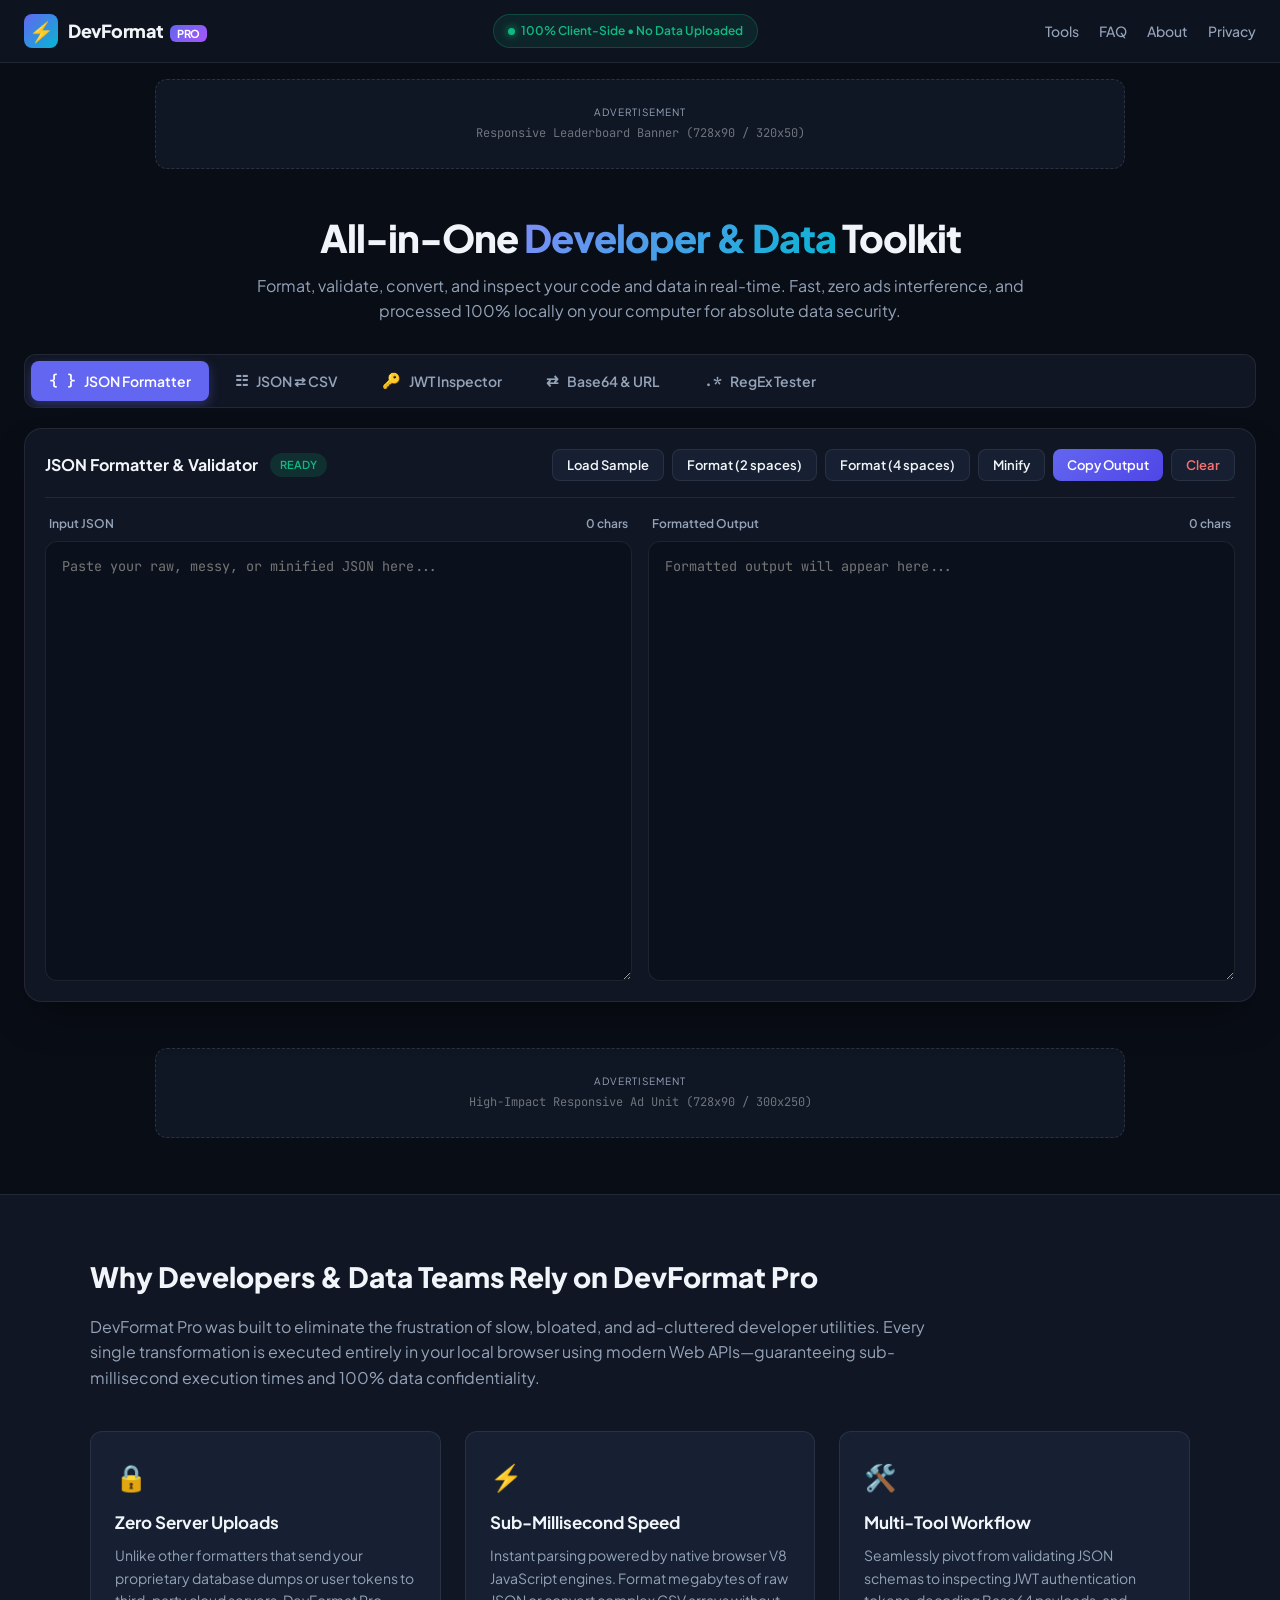
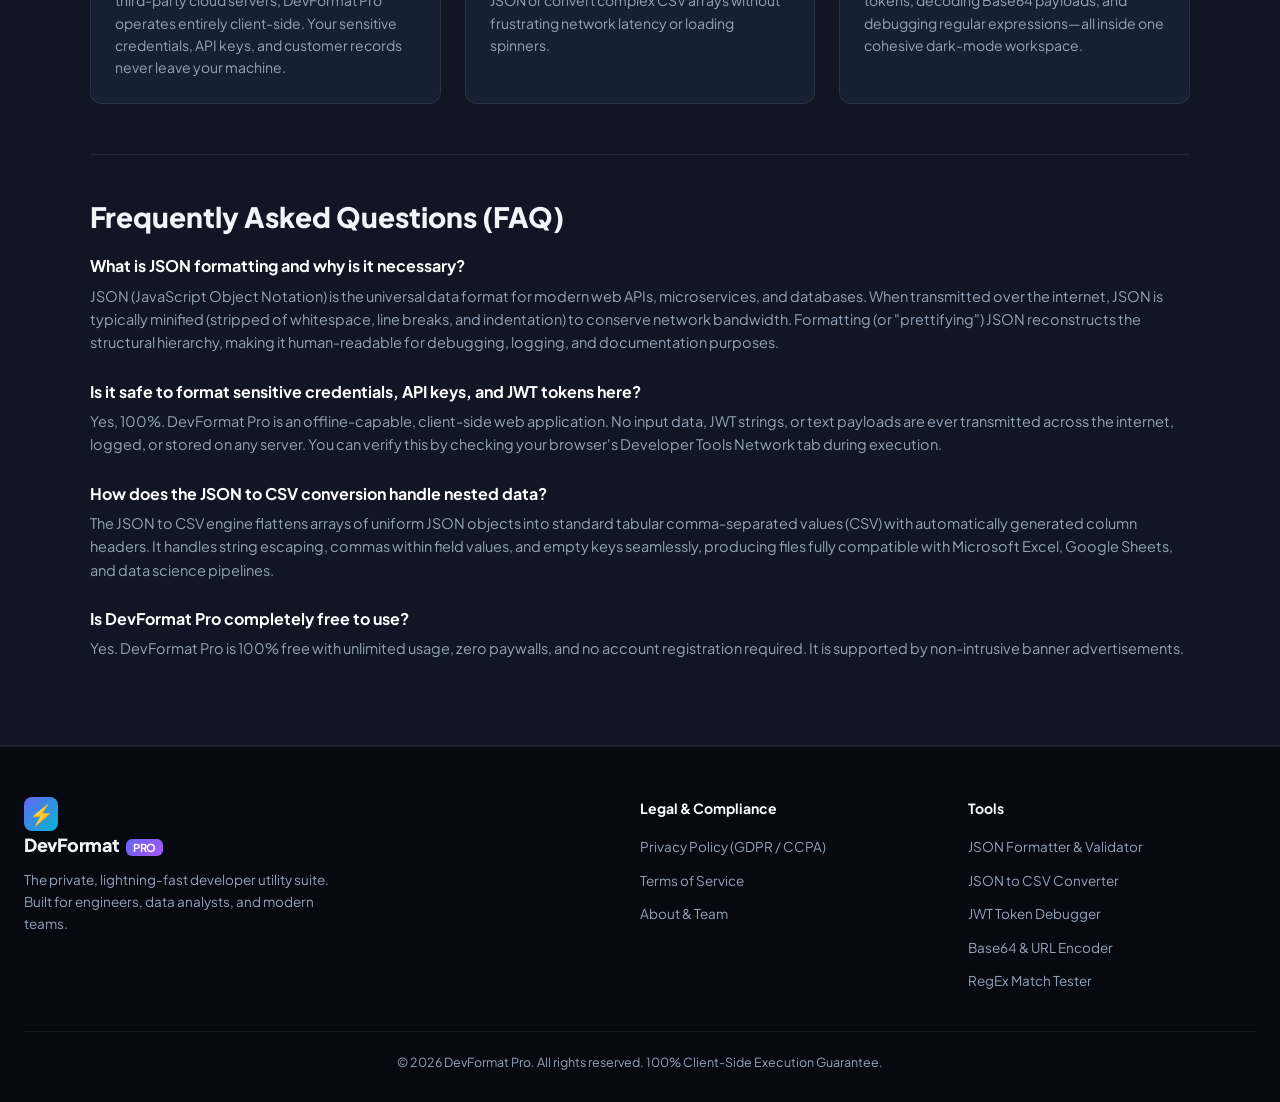
<file: index.html>
<!DOCTYPE html>
<html lang="en">
<head>
  <meta charset="UTF-8">
  <meta name="viewport" content="width=device-width, initial-scale=1.0">
  <title>DevFormat Pro | Free JSON Formatter, CSV Converter & Developer Utility Suite</title>
  <meta name="description" content="Free, 100% private, client-side developer utility suite. Format and validate JSON, convert JSON to CSV, decode JWT tokens, encode Base64, and test RegEx. No data leaves your browser.">
  <meta name="keywords" content="json formatter, json validator, json to csv, csv to json, base64 encoder decoder, jwt decoder, regex tester, online developer tools">
  <meta name="author" content="DevFormat Pro">
  <meta name="robots" content="index, follow">
  <link rel="canonical" href="https://devformatpro.com/">

  <!-- Google AdSense Official Script -->
  <script async src="https://pagead2.googlesyndication.com/pagead/js/adsbygoogle.js?client=ca-pub-2957780563831216" crossorigin="anonymous"></script>

  <!-- Open Graph / Social Sharing -->
  <meta property="og:type" content="website">
  <meta property="og:title" content="DevFormat Pro | Free Developer & Data Utility Suite">
  <meta property="og:description" content="Format JSON, convert CSV, decode JWTs, and test RegEx in real-time. 100% private client-side execution.">
  <meta property="og:url" content="https://devformatpro.com/">

  <!-- Google Fonts -->
  <link rel="preconnect" href="https://fonts.googleapis.com">
  <link rel="preconnect" href="https://fonts.gstatic.com" crossorigin>
  <link href="https://fonts.googleapis.com/css2?family=JetBrains+Mono:wght@400;500;600&family=Plus+Jakarta+Sans:wght@400;500;600;700;800&display=swap" rel="stylesheet">

  <link rel="stylesheet" href="styles.css">
</head>
<body>

  <!-- TOP NAV BAR -->
  <header class="navbar">
    <div class="nav-container">
      <a href="index.html" class="brand">
        <span class="brand-logo">⚡</span>
        <span class="brand-name">DevFormat <span class="brand-badge">PRO</span></span>
      </a>
      <div class="privacy-badge">
        <span class="shield-dot"></span> 100% Client-Side • No Data Uploaded
      </div>
      <nav class="nav-links">
        <a href="#tools">Tools</a>
        <a href="#faq">FAQ</a>
        <a href="about.html">About</a>
        <a href="privacy.html">Privacy</a>
      </nav>
    </div>
  </header>

  <!-- TOP AD BANNER SLOT (AdSense Ready) -->
  <div class="ad-container top-ad-slot">
    <div class="ad-placeholder">
      <!-- GOOGLE ADSENSE CODE: Replace this placeholder comment with your ad code -->
      <span class="ad-tag">Advertisement</span>
      <div class="ad-mock">Responsive Leaderboard Banner (728x90 / 320x50)</div>
    </div>
  </div>

  <!-- HERO SECTION -->
  <section class="hero">
    <h1>All-in-One <span class="gradient-text">Developer & Data</span> Toolkit</h1>
    <p class="hero-sub">Format, validate, convert, and inspect your code and data in real-time. Fast, zero ads interference, and processed 100% locally on your computer for absolute data security.</p>
  </section>

  <!-- MAIN TOOL TABS & WORKSPACE -->
  <main class="main-wrapper" id="tools">
    <!-- Tool Switcher Tabs -->
    <div class="tool-tabs">
      <button class="tab-btn active" data-tool="json">
        <span class="tab-icon">{ }</span> JSON Formatter
      </button>
      <button class="tab-btn" data-tool="csv">
        <span class="tab-icon">☷</span> JSON ⇄ CSV
      </button>
      <button class="tab-btn" data-tool="jwt">
        <span class="tab-icon">🔑</span> JWT Inspector
      </button>
      <button class="tab-btn" data-tool="base64">
        <span class="tab-icon">⇄</span> Base64 & URL
      </button>
      <button class="tab-btn" data-tool="regex">
        <span class="tab-icon">.*</span> RegEx Tester
      </button>
    </div>

    <!-- TOOL 1: JSON FORMATTER & VALIDATOR -->
    <section class="tool-card" id="tool-json">
      <div class="tool-toolbar">
        <div class="toolbar-left">
          <span class="tool-title">JSON Formatter & Validator</span>
          <span id="json-status" class="status-badge status-ready">Ready</span>
        </div>
        <div class="toolbar-right">
          <button class="action-btn" onclick="loadSampleJson()">Load Sample</button>
          <button class="action-btn" onclick="formatJson(2)">Format (2 spaces)</button>
          <button class="action-btn" onclick="formatJson(4)">Format (4 spaces)</button>
          <button class="action-btn" onclick="minifyJson()">Minify</button>
          <button class="action-btn btn-primary" onclick="copyToClipboard('json-output')">Copy Output</button>
          <button class="action-btn btn-danger" onclick="clearJson()">Clear</button>
        </div>
      </div>

      <div class="editor-grid">
        <div class="editor-pane">
          <div class="pane-header">
            <span>Input JSON</span>
            <span id="input-stats">0 chars</span>
          </div>
          <textarea id="json-input" placeholder="Paste your raw, messy, or minified JSON here..." spellcheck="false"></textarea>
        </div>
        <div class="editor-pane">
          <div class="pane-header">
            <span>Formatted Output</span>
            <span id="output-stats">0 chars</span>
          </div>
          <textarea id="json-output" readonly placeholder="Formatted output will appear here..." spellcheck="false"></textarea>
        </div>
      </div>
      <div id="json-error-banner" class="error-banner" style="display: none;"></div>
    </section>

    <!-- TOOL 2: JSON ⇄ CSV CONVERTER -->
    <section class="tool-card" id="tool-csv" style="display: none;">
      <div class="tool-toolbar">
        <div class="toolbar-left">
          <span class="tool-title">JSON ⇄ CSV Converter</span>
        </div>
        <div class="toolbar-right">
          <button class="action-btn" onclick="loadSampleCsvData()">Load Sample</button>
          <button class="action-btn btn-primary" onclick="convertJsonToCsv()">JSON ➔ CSV</button>
          <button class="action-btn btn-primary" onclick="convertCsvToJson()">CSV ➔ JSON</button>
          <button class="action-btn" onclick="downloadCsvFile()">Download CSV</button>
          <button class="action-btn btn-danger" onclick="clearCsvTool()">Clear</button>
        </div>
      </div>

      <div class="editor-grid">
        <div class="editor-pane">
          <div class="pane-header"><span>JSON Input (Array of Objects)</span></div>
          <textarea id="csv-json-input" placeholder='[{"id": 1, "name": "Alice", "role": "Engineer"}, {"id": 2, "name": "Bob", "role": "Designer"}]' spellcheck="false"></textarea>
        </div>
        <div class="editor-pane">
          <div class="pane-header"><span>CSV Output / Input</span></div>
          <textarea id="csv-output" placeholder="id,name,role&#10;1,Alice,Engineer&#10;2,Bob,Designer" spellcheck="false"></textarea>
        </div>
      </div>
    </section>

    <!-- TOOL 3: JWT INSPECTOR -->
    <section class="tool-card" id="tool-jwt" style="display: none;">
      <div class="tool-toolbar">
        <div class="toolbar-left">
          <span class="tool-title">JWT (JSON Web Token) Debugger</span>
          <span id="jwt-status" class="status-badge status-ready">Waiting for Token</span>
        </div>
        <div class="toolbar-right">
          <button class="action-btn" onclick="loadSampleJwt()">Load Sample JWT</button>
          <button class="action-btn btn-danger" onclick="clearJwt()">Clear</button>
        </div>
      </div>

      <div class="jwt-input-wrap">
        <label>Paste Encoded JWT Token:</label>
        <textarea id="jwt-input" placeholder="eyJhbGciOiJIUzI1NiIsInR5cCI6IkpXVCJ9.eyJzdWIiOiIxMjM0NTY3ODkwIiwibmFtZSI6IkpvaG4gRG9lIiwiaWF0IjoxNTE2MjM5MDIyfQ.SflKxwRJSMeKKF2QT4fwpMeJf36POk6yJV_adQssw5c" spellcheck="false"></textarea>
      </div>

      <div class="editor-grid" style="margin-top: 15px;">
        <div class="editor-pane">
          <div class="pane-header"><span style="color: #ef4444;">Header (Algorithm & Type)</span></div>
          <textarea id="jwt-header-output" readonly placeholder="Header JSON" spellcheck="false"></textarea>
        </div>
        <div class="editor-pane">
          <div class="pane-header"><span style="color: #8b5cf6;">Payload (Claims & Expiration)</span></div>
          <textarea id="jwt-payload-output" readonly placeholder="Payload JSON" spellcheck="false"></textarea>
        </div>
      </div>
    </section>

    <!-- TOOL 4: BASE64 & URL ENCODER/DECODER -->
    <section class="tool-card" id="tool-base64" style="display: none;">
      <div class="tool-toolbar">
        <div class="toolbar-left">
          <span class="tool-title">Base64 & URL Encoder / Decoder</span>
        </div>
        <div class="toolbar-right">
          <button class="action-btn" onclick="runBase64Encode()">Base64 Encode</button>
          <button class="action-btn" onclick="runBase64Decode()">Base64 Decode</button>
          <button class="action-btn" onclick="runUrlEncode()">URL Encode</button>
          <button class="action-btn" onclick="runUrlDecode()">URL Decode</button>
          <button class="action-btn btn-danger" onclick="clearBase64()">Clear</button>
        </div>
      </div>

      <div class="editor-grid">
        <div class="editor-pane">
          <div class="pane-header"><span>Input Text</span></div>
          <textarea id="base64-input" placeholder="Enter text to encode or decode..." spellcheck="false"></textarea>
        </div>
        <div class="editor-pane">
          <div class="pane-header"><span>Result</span></div>
          <textarea id="base64-output" readonly placeholder="Result will appear here..." spellcheck="false"></textarea>
        </div>
      </div>
    </section>

    <!-- TOOL 5: REGEX TESTER -->
    <section class="tool-card" id="tool-regex" style="display: none;">
      <div class="tool-toolbar">
        <div class="toolbar-left">
          <span class="tool-title">Real-Time Regular Expression (RegEx) Tester</span>
        </div>
        <div class="toolbar-right">
          <button class="action-btn" onclick="loadSampleRegex()">Load Sample</button>
          <button class="action-btn btn-danger" onclick="clearRegex()">Clear</button>
        </div>
      </div>

      <div class="regex-controls">
        <div class="regex-field">
          <span class="regex-slash">/</span>
          <input type="text" id="regex-pattern" placeholder="Regular expression pattern (e.g. [a-zA-Z0-9_.+-]+@[a-zA-Z0-9-]+\.[a-zA-Z0-9-.]+)" spellcheck="false">
          <span class="regex-slash">/</span>
          <input type="text" id="regex-flags" value="gm" placeholder="flags (g, i, m, s)" style="width: 70px;">
        </div>
      </div>

      <div class="editor-grid" style="margin-top: 15px;">
        <div class="editor-pane">
          <div class="pane-header"><span>Test String</span></div>
          <textarea id="regex-text" placeholder="Paste test text here to find matches..." spellcheck="false"></textarea>
        </div>
        <div class="editor-pane">
          <div class="pane-header"><span>Highlighted Matches</span><span id="regex-match-count">0 matches</span></div>
          <div id="regex-highlight-view" class="highlight-box">Matches will be highlighted in real time here...</div>
        </div>
      </div>
    </section>
  </main>

  <!-- MID-PAGE AD BANNER (AdSense High-CTR Placement) -->
  <div class="ad-container mid-ad-slot">
    <div class="ad-placeholder">
      <!-- GOOGLE ADSENSE CODE: Replace this with your in-article / display ad unit -->
      <span class="ad-tag">Advertisement</span>
      <div class="ad-mock">High-Impact Responsive Ad Unit (728x90 / 300x250)</div>
    </div>
  </div>

  <!-- RICH SEO CONTENT SECTION (Crucial for AdSense Approval & Google Ranking) -->
  <section class="seo-content-section" id="faq">
    <div class="content-container">
      <h2>Why Developers & Data Teams Rely on DevFormat Pro</h2>
      <p class="lead-text">DevFormat Pro was built to eliminate the frustration of slow, bloated, and ad-cluttered developer utilities. Every single transformation is executed entirely in your local browser using modern Web APIs—guaranteeing sub-millisecond execution times and 100% data confidentiality.</p>

      <div class="feature-grid">
        <div class="feature-card">
          <div class="feature-icon">🔒</div>
          <h3>Zero Server Uploads</h3>
          <p>Unlike other formatters that send your proprietary database dumps or user tokens to third-party cloud servers, DevFormat Pro operates entirely client-side. Your sensitive credentials, API keys, and customer records never leave your machine.</p>
        </div>
        <div class="feature-card">
          <div class="feature-icon">⚡</div>
          <h3>Sub-Millisecond Speed</h3>
          <p>Instant parsing powered by native browser V8 JavaScript engines. Format megabytes of raw JSON or convert complex CSV arrays without frustrating network latency or loading spinners.</p>
        </div>
        <div class="feature-card">
          <div class="feature-icon">🛠️</div>
          <h3>Multi-Tool Workflow</h3>
          <p>Seamlessly pivot from validating JSON schemas to inspecting JWT authentication tokens, decoding Base64 payloads, and debugging regular expressions—all inside one cohesive dark-mode workspace.</p>
        </div>
      </div>

      <!-- Comprehensive SEO FAQ -->
      <div class="faq-section">
        <h2>Frequently Asked Questions (FAQ)</h2>

        <div class="faq-item">
          <h4>What is JSON formatting and why is it necessary?</h4>
          <p>JSON (JavaScript Object Notation) is the universal data format for modern web APIs, microservices, and databases. When transmitted over the internet, JSON is typically minified (stripped of whitespace, line breaks, and indentation) to conserve network bandwidth. Formatting (or "prettifying") JSON reconstructs the structural hierarchy, making it human-readable for debugging, logging, and documentation purposes.</p>
        </div>

        <div class="faq-item">
          <h4>Is it safe to format sensitive credentials, API keys, and JWT tokens here?</h4>
          <p>Yes, 100%. DevFormat Pro is an offline-capable, client-side web application. No input data, JWT strings, or text payloads are ever transmitted across the internet, logged, or stored on any server. You can verify this by checking your browser's Developer Tools Network tab during execution.</p>
        </div>

        <div class="faq-item">
          <h4>How does the JSON to CSV conversion handle nested data?</h4>
          <p>The JSON to CSV engine flattens arrays of uniform JSON objects into standard tabular comma-separated values (CSV) with automatically generated column headers. It handles string escaping, commas within field values, and empty keys seamlessly, producing files fully compatible with Microsoft Excel, Google Sheets, and data science pipelines.</p>
        </div>

        <div class="faq-item">
          <h4>Is DevFormat Pro completely free to use?</h4>
          <p>Yes. DevFormat Pro is 100% free with unlimited usage, zero paywalls, and no account registration required. It is supported by non-intrusive banner advertisements.</p>
        </div>
      </div>
    </div>
  </section>

  <!-- FOOTER -->
  <footer class="footer">
    <div class="footer-container">
      <div class="footer-brand">
        <span class="brand-logo">⚡</span>
        <span class="brand-name">DevFormat <span class="brand-badge">PRO</span></span>
        <p>The private, lightning-fast developer utility suite. Built for engineers, data analysts, and modern teams.</p>
      </div>

      <div class="footer-nav">
        <h4>Legal & Compliance</h4>
        <ul>
          <li><a href="privacy.html">Privacy Policy (GDPR / CCPA)</a></li>
          <li><a href="terms.html">Terms of Service</a></li>
          <li><a href="about.html">About & Team</a></li>
        </ul>
      </div>

      <div class="footer-nav">
        <h4>Tools</h4>
        <ul>
          <li><a href="#tool-json">JSON Formatter & Validator</a></li>
          <li><a href="#tool-csv">JSON to CSV Converter</a></li>
          <li><a href="#tool-jwt">JWT Token Debugger</a></li>
          <li><a href="#tool-base64">Base64 & URL Encoder</a></li>
          <li><a href="#tool-regex">RegEx Match Tester</a></li>
        </ul>
      </div>
    </div>

    <div class="footer-bottom">
      <p>© 2026 DevFormat Pro. All rights reserved. 100% Client-Side Execution Guarantee.</p>
    </div>
  </footer>

  <!-- Toast Notification -->
  <div id="toast" class="toast">Copied to clipboard!</div>

  <script src="app.js"></script>
</body>
</html>
</file>
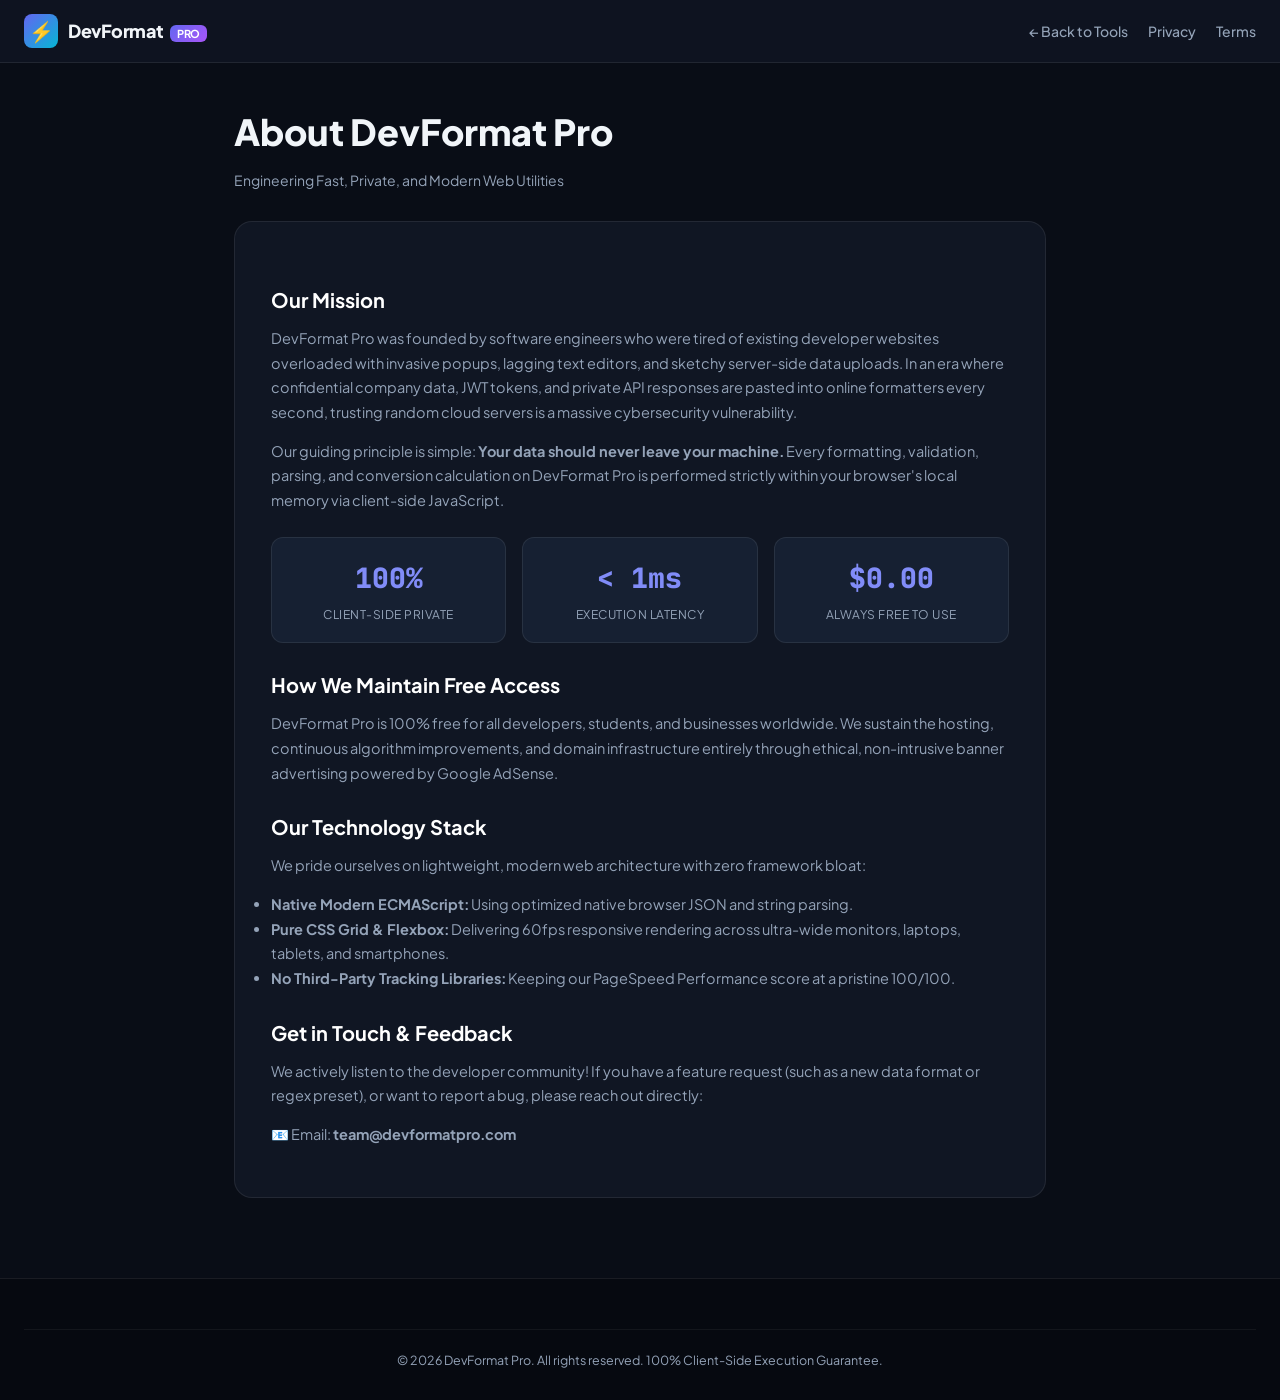
<file: about.html>
<!DOCTYPE html>
<html lang="en">
<head>
  <meta charset="UTF-8">
  <meta name="viewport" content="width=device-width, initial-scale=1.0">
  <title>About Us | DevFormat Pro</title>
  <meta name="description" content="Learn about DevFormat Pro, our mission to build fast, private, client-side developer tools, and our engineering philosophy.">
  <link rel="stylesheet" href="styles.css">
  <link href="https://fonts.googleapis.com/css2?family=Plus+Jakarta+Sans:wght@400;500;600;700;800&family=JetBrains+Mono:wght@400;500&display=swap" rel="stylesheet">
  <style>
    .legal-content { max-width: 860px; margin: 40px auto 80px; padding: 0 24px; }
    .legal-content h1 { font-size: 36px; font-weight: 800; margin-bottom: 8px; }
    .legal-date { font-size: 14px; color: var(--text-muted); margin-bottom: 30px; }
    .legal-card { background: var(--bg-surface); border: 1px solid var(--border-subtle); border-radius: var(--radius-lg); padding: 36px; }
    .legal-card h2 { font-size: 20px; font-weight: 700; margin: 26px 0 10px; color: #fff; }
    .legal-card p, .legal-card ul { font-size: 14.5px; color: var(--text-muted); line-height: 1.7; margin-bottom: 14px; }
    .stats-row {
      display: grid;
      grid-template-columns: repeat(3, 1fr);
      gap: 16px;
      margin: 25px 0;
    }
    .stat-box {
      background: var(--bg-surface-elevated);
      border: 1px solid var(--border-subtle);
      border-radius: var(--radius-md);
      padding: 18px;
      text-align: center;
    }
    .stat-number { font-size: 28px; font-weight: 800; color: #818cf8; font-family: var(--font-mono); }
    .stat-label { font-size: 12px; color: var(--text-muted); margin-top: 4px; text-transform: uppercase; letter-spacing: 0.5px; }
    @media (max-width: 600px) {
      .stats-row { grid-template-columns: 1fr; }
    }
  </style>
</head>
<body>

  <header class="navbar">
    <div class="nav-container">
      <a href="index.html" class="brand">
        <span class="brand-logo">⚡</span>
        <span class="brand-name">DevFormat <span class="brand-badge">PRO</span></span>
      </a>
      <nav class="nav-links">
        <a href="index.html">← Back to Tools</a>
        <a href="privacy.html">Privacy</a>
        <a href="terms.html">Terms</a>
      </nav>
    </div>
  </header>

  <main class="legal-content">
    <h1>About DevFormat Pro</h1>
    <p class="legal-date">Engineering Fast, Private, and Modern Web Utilities</p>

    <div class="legal-card">
      <h2>Our Mission</h2>
      <p>DevFormat Pro was founded by software engineers who were tired of existing developer websites overloaded with invasive popups, lagging text editors, and sketchy server-side data uploads. In an era where confidential company data, JWT tokens, and private API responses are pasted into online formatters every second, trusting random cloud servers is a massive cybersecurity vulnerability.</p>

      <p>Our guiding principle is simple: <strong>Your data should never leave your machine.</strong> Every formatting, validation, parsing, and conversion calculation on DevFormat Pro is performed strictly within your browser's local memory via client-side JavaScript.</p>

      <div class="stats-row">
        <div class="stat-box">
          <div class="stat-number">100%</div>
          <div class="stat-label">Client-Side Private</div>
        </div>
        <div class="stat-box">
          <div class="stat-number">&lt; 1ms</div>
          <div class="stat-label">Execution Latency</div>
        </div>
        <div class="stat-box">
          <div class="stat-number">$0.00</div>
          <div class="stat-label">Always Free to Use</div>
        </div>
      </div>

      <h2>How We Maintain Free Access</h2>
      <p>DevFormat Pro is 100% free for all developers, students, and businesses worldwide. We sustain the hosting, continuous algorithm improvements, and domain infrastructure entirely through ethical, non-intrusive banner advertising powered by Google AdSense.</p>

      <h2>Our Technology Stack</h2>
      <p>We pride ourselves on lightweight, modern web architecture with zero framework bloat:</p>
      <ul>
        <li><strong>Native Modern ECMAScript:</strong> Using optimized native browser JSON and string parsing.</li>
        <li><strong>Pure CSS Grid & Flexbox:</strong> Delivering 60fps responsive rendering across ultra-wide monitors, laptops, tablets, and smartphones.</li>
        <li><strong>No Third-Party Tracking Libraries:</strong> Keeping our PageSpeed Performance score at a pristine 100/100.</li>
      </ul>

      <h2>Get in Touch & Feedback</h2>
      <p>We actively listen to the developer community! If you have a feature request (such as a new data format or regex preset), or want to report a bug, please reach out directly:</p>
      <p>📧 Email: <strong>team@devformatpro.com</strong></p>
    </div>
  </main>

  <footer class="footer">
    <div class="footer-bottom">
      <p>© 2026 DevFormat Pro. All rights reserved. 100% Client-Side Execution Guarantee.</p>
    </div>
  </footer>

</body>
</html>
</file>
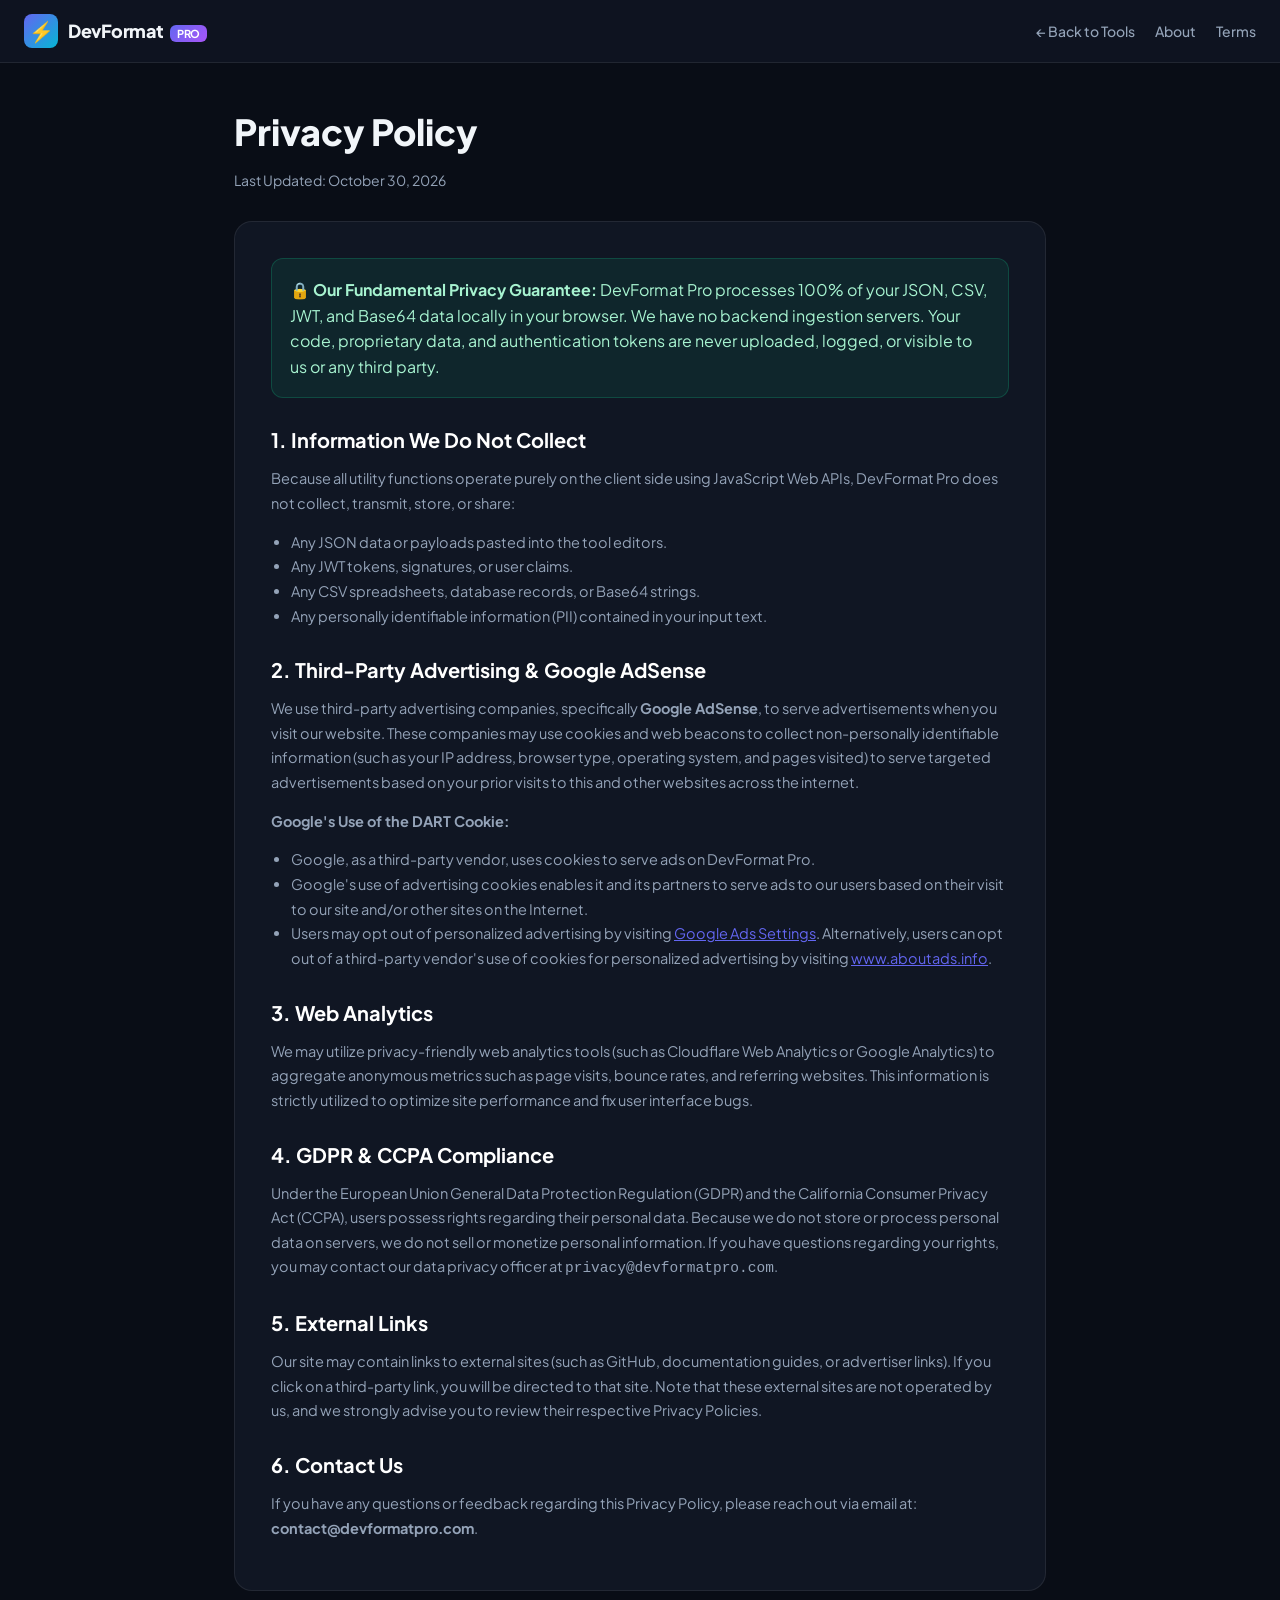
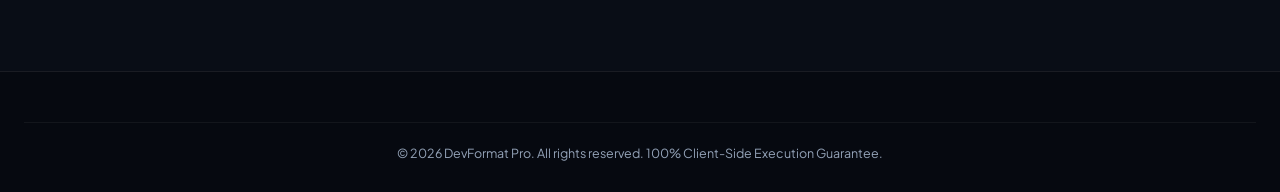
<file: privacy.html>
<!DOCTYPE html>
<html lang="en">
<head>
  <meta charset="UTF-8">
  <meta name="viewport" content="width=device-width, initial-scale=1.0">
  <title>Privacy Policy | DevFormat Pro</title>
  <meta name="description" content="DevFormat Pro Privacy Policy. Learn about our strict client-side data policy, cookie usage, and Google AdSense compliance.">
  <link rel="stylesheet" href="styles.css">
  <link href="https://fonts.googleapis.com/css2?family=Plus+Jakarta+Sans:wght@400;500;600;700;800&family=JetBrains+Mono:wght@400;500&display=swap" rel="stylesheet">
  <style>
    .legal-content {
      max-width: 860px;
      margin: 40px auto 80px;
      padding: 0 24px;
    }
    .legal-content h1 { font-size: 36px; font-weight: 800; margin-bottom: 8px; }
    .legal-date { font-size: 14px; color: var(--text-muted); margin-bottom: 30px; }
    .legal-card {
      background: var(--bg-surface);
      border: 1px solid var(--border-subtle);
      border-radius: var(--radius-lg);
      padding: 36px;
    }
    .legal-card h2 { font-size: 20px; font-weight: 700; margin: 26px 0 10px; color: #fff; }
    .legal-card p, .legal-card ul { font-size: 14.5px; color: var(--text-muted); line-height: 1.7; margin-bottom: 14px; }
    .legal-card ul { padding-left: 20px; }
    .highlight-box-green {
      background: rgba(16, 185, 129, 0.1);
      border: 1px solid rgba(16, 185, 129, 0.25);
      border-radius: var(--radius-md);
      padding: 18px;
      margin-bottom: 24px;
      color: #a7f3d0;
    }
  </style>
</head>
<body>

  <header class="navbar">
    <div class="nav-container">
      <a href="index.html" class="brand">
        <span class="brand-logo">⚡</span>
        <span class="brand-name">DevFormat <span class="brand-badge">PRO</span></span>
      </a>
      <nav class="nav-links">
        <a href="index.html">← Back to Tools</a>
        <a href="about.html">About</a>
        <a href="terms.html">Terms</a>
      </nav>
    </div>
  </header>

  <main class="legal-content">
    <h1>Privacy Policy</h1>
    <p class="legal-date">Last Updated: October 30, 2026</p>

    <div class="legal-card">
      <div class="highlight-box-green">
        <strong>🔒 Our Fundamental Privacy Guarantee:</strong> DevFormat Pro processes 100% of your JSON, CSV, JWT, and Base64 data locally in your browser. We have no backend ingestion servers. Your code, proprietary data, and authentication tokens are never uploaded, logged, or visible to us or any third party.
      </div>

      <h2>1. Information We Do Not Collect</h2>
      <p>Because all utility functions operate purely on the client side using JavaScript Web APIs, DevFormat Pro does not collect, transmit, store, or share:</p>
      <ul>
        <li>Any JSON data or payloads pasted into the tool editors.</li>
        <li>Any JWT tokens, signatures, or user claims.</li>
        <li>Any CSV spreadsheets, database records, or Base64 strings.</li>
        <li>Any personally identifiable information (PII) contained in your input text.</li>
      </ul>

      <h2>2. Third-Party Advertising & Google AdSense</h2>
      <p>We use third-party advertising companies, specifically <strong>Google AdSense</strong>, to serve advertisements when you visit our website. These companies may use cookies and web beacons to collect non-personally identifiable information (such as your IP address, browser type, operating system, and pages visited) to serve targeted advertisements based on your prior visits to this and other websites across the internet.</p>
      
      <p><strong>Google's Use of the DART Cookie:</strong></p>
      <ul>
        <li>Google, as a third-party vendor, uses cookies to serve ads on DevFormat Pro.</li>
        <li>Google's use of advertising cookies enables it and its partners to serve ads to our users based on their visit to our site and/or other sites on the Internet.</li>
        <li>Users may opt out of personalized advertising by visiting <a href="https://adssettings.google.com/" target="_blank" rel="noopener" style="color: var(--accent-primary);">Google Ads Settings</a>. Alternatively, users can opt out of a third-party vendor's use of cookies for personalized advertising by visiting <a href="https://www.aboutads.info/choices/" target="_blank" rel="noopener" style="color: var(--accent-primary);">www.aboutads.info</a>.</li>
      </ul>

      <h2>3. Web Analytics</h2>
      <p>We may utilize privacy-friendly web analytics tools (such as Cloudflare Web Analytics or Google Analytics) to aggregate anonymous metrics such as page visits, bounce rates, and referring websites. This information is strictly utilized to optimize site performance and fix user interface bugs.</p>

      <h2>4. GDPR & CCPA Compliance</h2>
      <p>Under the European Union General Data Protection Regulation (GDPR) and the California Consumer Privacy Act (CCPA), users possess rights regarding their personal data. Because we do not store or process personal data on servers, we do not sell or monetize personal information. If you have questions regarding your rights, you may contact our data privacy officer at <code>privacy@devformatpro.com</code>.</p>

      <h2>5. External Links</h2>
      <p>Our site may contain links to external sites (such as GitHub, documentation guides, or advertiser links). If you click on a third-party link, you will be directed to that site. Note that these external sites are not operated by us, and we strongly advise you to review their respective Privacy Policies.</p>

      <h2>6. Contact Us</h2>
      <p>If you have any questions or feedback regarding this Privacy Policy, please reach out via email at: <strong>contact@devformatpro.com</strong>.</p>
    </div>
  </main>

  <footer class="footer">
    <div class="footer-bottom">
      <p>© 2026 DevFormat Pro. All rights reserved. 100% Client-Side Execution Guarantee.</p>
    </div>
  </footer>

</body>
</html>
</file>
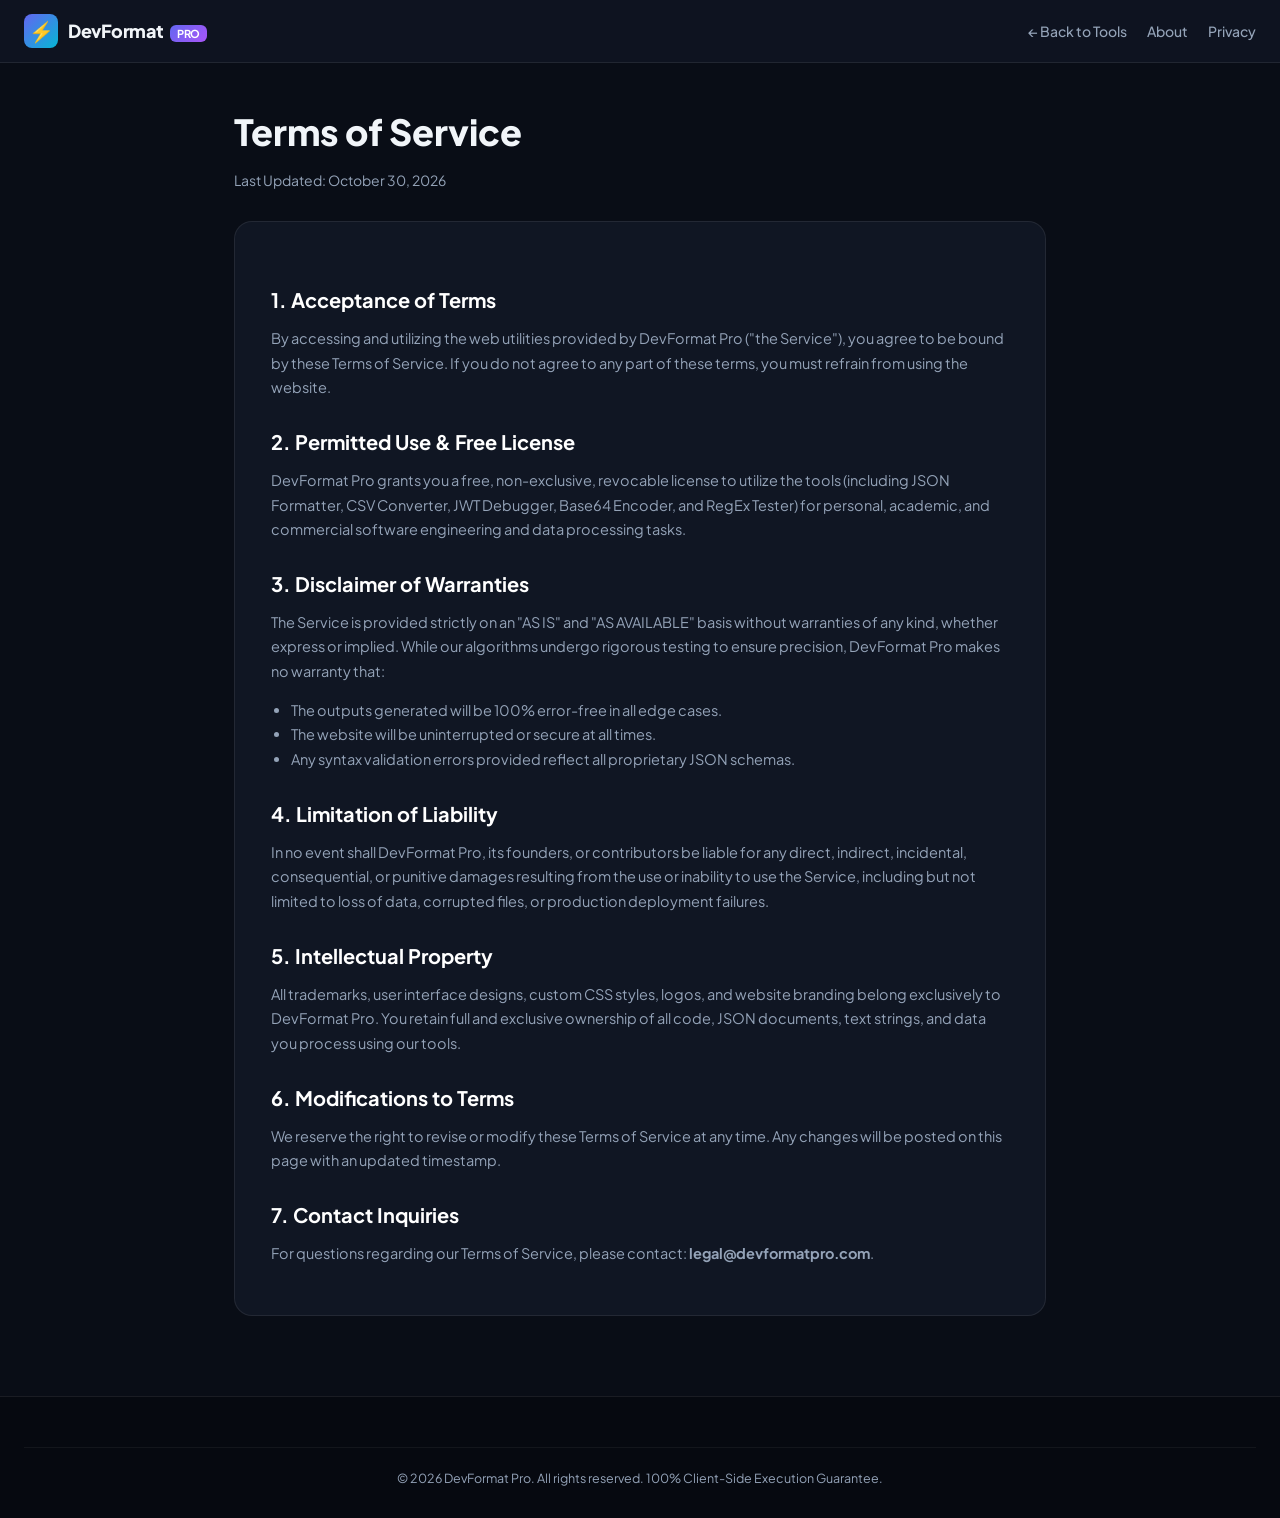
<file: terms.html>
<!DOCTYPE html>
<html lang="en">
<head>
  <meta charset="UTF-8">
  <meta name="viewport" content="width=device-width, initial-scale=1.0">
  <title>Terms of Service | DevFormat Pro</title>
  <meta name="description" content="DevFormat Pro Terms of Service. Understand the rules, guidelines, and disclaimers for using our free developer tools.">
  <link rel="stylesheet" href="styles.css">
  <link href="https://fonts.googleapis.com/css2?family=Plus+Jakarta+Sans:wght@400;500;600;700;800&family=JetBrains+Mono:wght@400;500&display=swap" rel="stylesheet">
  <style>
    .legal-content { max-width: 860px; margin: 40px auto 80px; padding: 0 24px; }
    .legal-content h1 { font-size: 36px; font-weight: 800; margin-bottom: 8px; }
    .legal-date { font-size: 14px; color: var(--text-muted); margin-bottom: 30px; }
    .legal-card { background: var(--bg-surface); border: 1px solid var(--border-subtle); border-radius: var(--radius-lg); padding: 36px; }
    .legal-card h2 { font-size: 20px; font-weight: 700; margin: 26px 0 10px; color: #fff; }
    .legal-card p, .legal-card ul { font-size: 14.5px; color: var(--text-muted); line-height: 1.7; margin-bottom: 14px; }
    .legal-card ul { padding-left: 20px; }
  </style>
</head>
<body>

  <header class="navbar">
    <div class="nav-container">
      <a href="index.html" class="brand">
        <span class="brand-logo">⚡</span>
        <span class="brand-name">DevFormat <span class="brand-badge">PRO</span></span>
      </a>
      <nav class="nav-links">
        <a href="index.html">← Back to Tools</a>
        <a href="about.html">About</a>
        <a href="privacy.html">Privacy</a>
      </nav>
    </div>
  </header>

  <main class="legal-content">
    <h1>Terms of Service</h1>
    <p class="legal-date">Last Updated: October 30, 2026</p>

    <div class="legal-card">
      <h2>1. Acceptance of Terms</h2>
      <p>By accessing and utilizing the web utilities provided by DevFormat Pro ("the Service"), you agree to be bound by these Terms of Service. If you do not agree to any part of these terms, you must refrain from using the website.</p>

      <h2>2. Permitted Use & Free License</h2>
      <p>DevFormat Pro grants you a free, non-exclusive, revocable license to utilize the tools (including JSON Formatter, CSV Converter, JWT Debugger, Base64 Encoder, and RegEx Tester) for personal, academic, and commercial software engineering and data processing tasks.</p>

      <h2>3. Disclaimer of Warranties</h2>
      <p>The Service is provided strictly on an "AS IS" and "AS AVAILABLE" basis without warranties of any kind, whether express or implied. While our algorithms undergo rigorous testing to ensure precision, DevFormat Pro makes no warranty that:</p>
      <ul>
        <li>The outputs generated will be 100% error-free in all edge cases.</li>
        <li>The website will be uninterrupted or secure at all times.</li>
        <li>Any syntax validation errors provided reflect all proprietary JSON schemas.</li>
      </ul>

      <h2>4. Limitation of Liability</h2>
      <p>In no event shall DevFormat Pro, its founders, or contributors be liable for any direct, indirect, incidental, consequential, or punitive damages resulting from the use or inability to use the Service, including but not limited to loss of data, corrupted files, or production deployment failures.</p>

      <h2>5. Intellectual Property</h2>
      <p>All trademarks, user interface designs, custom CSS styles, logos, and website branding belong exclusively to DevFormat Pro. You retain full and exclusive ownership of all code, JSON documents, text strings, and data you process using our tools.</p>

      <h2>6. Modifications to Terms</h2>
      <p>We reserve the right to revise or modify these Terms of Service at any time. Any changes will be posted on this page with an updated timestamp.</p>

      <h2>7. Contact Inquiries</h2>
      <p>For questions regarding our Terms of Service, please contact: <strong>legal@devformatpro.com</strong>.</p>
    </div>
  </main>

  <footer class="footer">
    <div class="footer-bottom">
      <p>© 2026 DevFormat Pro. All rights reserved. 100% Client-Side Execution Guarantee.</p>
    </div>
  </footer>

</body>
</html>
</file>
<file: styles.css>
/* ==============================================================
   DEVFORMAT PRO - MODERN OBSIDIAN DARK THEME
   Fast, accessible, and optimized for low CLS & high AdSense RPM
   ============================================================== */

:root {
  --bg-primary: #090d16;
  --bg-surface: #101623;
  --bg-surface-elevated: #162032;
  --bg-input: #0b111c;
  --border-subtle: rgba(255, 255, 255, 0.08);
  --border-focus: #6366f1;
  --text-main: #f1f5f9;
  --text-muted: #94a3b8;
  --accent-primary: #6366f1;
  --accent-secondary: #06b6d4;
  --accent-success: #10b981;
  --accent-danger: #ef4444;
  --accent-warning: #f59e0b;
  --radius-sm: 8px;
  --radius-md: 12px;
  --radius-lg: 18px;
  --font-sans: 'Plus Jakarta Sans', -apple-system, sans-serif;
  --font-mono: 'JetBrains Mono', monospace;
}

* {
  box-sizing: border-box;
  margin: 0;
  padding: 0;
}

body {
  font-family: var(--font-sans);
  background-color: var(--bg-primary);
  color: var(--text-main);
  line-height: 1.6;
  min-height: 100vh;
  display: flex;
  flex-direction: column;
}

/* NAVBAR */
.navbar {
  background: rgba(16, 22, 35, 0.85);
  backdrop-filter: blur(12px);
  border-bottom: 1px solid var(--border-subtle);
  position: sticky;
  top: 0;
  z-index: 1000;
}

.nav-container {
  max-width: 1280px;
  margin: 0 auto;
  padding: 14px 24px;
  display: flex;
  align-items: center;
  justify-content: space-between;
}

.brand {
  display: flex;
  align-items: center;
  gap: 10px;
  text-decoration: none;
  color: var(--text-main);
}

.brand-logo {
  font-size: 20px;
  background: linear-gradient(135deg, var(--accent-primary), var(--accent-secondary));
  width: 34px;
  height: 34px;
  border-radius: 8px;
  display: flex;
  align-items: center;
  justify-content: center;
}

.brand-name {
  font-size: 18px;
  font-weight: 800;
  letter-spacing: -0.5px;
}

.brand-badge {
  font-size: 11px;
  background: linear-gradient(135deg, #6366f1, #a855f7);
  color: white;
  padding: 2px 7px;
  border-radius: 6px;
  font-weight: 700;
  margin-left: 4px;
}

.privacy-badge {
  font-size: 12px;
  color: var(--accent-success);
  background: rgba(16, 185, 129, 0.1);
  border: 1px solid rgba(16, 185, 129, 0.25);
  padding: 6px 14px;
  border-radius: 20px;
  display: flex;
  align-items: center;
  gap: 6px;
  font-weight: 600;
}

.shield-dot {
  width: 7px;
  height: 7px;
  border-radius: 50%;
  background: var(--accent-success);
  box-shadow: 0 0 8px var(--accent-success);
}

.nav-links {
  display: flex;
  gap: 20px;
}

.nav-links a {
  color: var(--text-muted);
  text-decoration: none;
  font-size: 14px;
  font-weight: 500;
  transition: color 0.2s;
}

.nav-links a:hover {
  color: var(--text-main);
}

/* AD CONTAINER SLOTS (Google AdSense Ready) */
.ad-container {
  width: 100%;
  max-width: 970px;
  margin: 16px auto;
  min-height: 90px;
  display: flex;
  justify-content: center;
  align-items: center;
}

.ad-placeholder {
  width: 100%;
  min-height: 90px;
  background: rgba(22, 32, 50, 0.5);
  border: 1px dashed rgba(255, 255, 255, 0.12);
  border-radius: var(--radius-md);
  display: flex;
  flex-direction: column;
  align-items: center;
  justify-content: center;
  position: relative;
  overflow: hidden;
}

.ad-tag {
  font-size: 10px;
  color: var(--text-muted);
  text-transform: uppercase;
  letter-spacing: 1px;
  margin-bottom: 4px;
}

.ad-mock {
  font-size: 12px;
  color: rgba(255, 255, 255, 0.4);
  font-family: var(--font-mono);
}

/* HERO */
.hero {
  text-align: center;
  padding: 30px 20px 20px;
  max-width: 820px;
  margin: 0 auto;
}

.hero h1 {
  font-size: 38px;
  font-weight: 800;
  letter-spacing: -1px;
  line-height: 1.2;
  margin-bottom: 12px;
}

.gradient-text {
  background: linear-gradient(135deg, #818cf8 0%, #06b6d4 100%);
  -webkit-background-clip: text;
  -webkit-text-fill-color: transparent;
}

.hero-sub {
  font-size: 16px;
  color: var(--text-muted);
  line-height: 1.6;
}

/* MAIN WRAPPER */
.main-wrapper {
  max-width: 1280px;
  width: 100%;
  margin: 0 auto;
  padding: 10px 24px 30px;
  flex: 1;
}

/* TOOL SWITCHER TABS */
.tool-tabs {
  display: flex;
  gap: 8px;
  background: var(--bg-surface);
  padding: 6px;
  border-radius: var(--radius-md);
  border: 1px solid var(--border-subtle);
  margin-bottom: 20px;
  overflow-x: auto;
}

.tab-btn {
  background: transparent;
  border: none;
  color: var(--text-muted);
  font-family: var(--font-sans);
  font-size: 14px;
  font-weight: 600;
  padding: 10px 18px;
  border-radius: var(--radius-sm);
  cursor: pointer;
  display: flex;
  align-items: center;
  gap: 8px;
  transition: all 0.2s;
  white-space: nowrap;
}

.tab-btn:hover {
  color: var(--text-main);
  background: rgba(255, 255, 255, 0.04);
}

.tab-btn.active {
  background: var(--accent-primary);
  color: #fff;
  box-shadow: 0 4px 12px rgba(99, 102, 241, 0.35);
}

.tab-icon {
  font-family: var(--font-mono);
  font-size: 15px;
}

/* TOOL CARDS */
.tool-card {
  background: var(--bg-surface);
  border: 1px solid var(--border-subtle);
  border-radius: var(--radius-lg);
  padding: 20px;
  box-shadow: 0 20px 40px -15px rgba(0, 0, 0, 0.5);
}

.tool-toolbar {
  display: flex;
  justify-content: space-between;
  align-items: center;
  flex-wrap: wrap;
  gap: 12px;
  padding-bottom: 16px;
  border-bottom: 1px solid var(--border-subtle);
  margin-bottom: 16px;
}

.toolbar-left {
  display: flex;
  align-items: center;
  gap: 12px;
}

.tool-title {
  font-size: 16px;
  font-weight: 700;
}

.status-badge {
  font-size: 11px;
  font-weight: 600;
  padding: 3px 10px;
  border-radius: 12px;
  text-transform: uppercase;
}

.status-ready {
  background: rgba(16, 185, 129, 0.15);
  color: var(--accent-success);
}

.status-error {
  background: rgba(239, 68, 68, 0.15);
  color: var(--accent-danger);
}

.toolbar-right {
  display: flex;
  gap: 8px;
  flex-wrap: wrap;
}

.action-btn {
  background: var(--bg-surface-elevated);
  border: 1px solid var(--border-subtle);
  color: var(--text-main);
  font-family: var(--font-sans);
  font-size: 13px;
  font-weight: 600;
  padding: 7px 14px;
  border-radius: var(--radius-sm);
  cursor: pointer;
  transition: all 0.2s;
}

.action-btn:hover {
  background: rgba(255, 255, 255, 0.08);
  border-color: rgba(255, 255, 255, 0.2);
}

.action-btn.btn-primary {
  background: linear-gradient(135deg, var(--accent-primary), #4f46e5);
  color: white;
  border: none;
}

.action-btn.btn-primary:hover {
  opacity: 0.9;
  transform: translateY(-1px);
}

.action-btn.btn-danger {
  color: #f87171;
}

.action-btn.btn-danger:hover {
  background: rgba(239, 68, 68, 0.15);
  border-color: rgba(239, 68, 68, 0.3);
}

/* EDITORS GRID */
.editor-grid {
  display: grid;
  grid-template-columns: 1fr 1fr;
  gap: 16px;
}

.editor-pane {
  display: flex;
  flex-direction: column;
}

.pane-header {
  display: flex;
  justify-content: space-between;
  font-size: 12px;
  font-weight: 600;
  color: var(--text-muted);
  margin-bottom: 8px;
  padding: 0 4px;
}

textarea {
  width: 100%;
  height: 440px;
  background: var(--bg-input);
  border: 1px solid var(--border-subtle);
  border-radius: var(--radius-md);
  padding: 14px 16px;
  color: #e2e8f0;
  font-family: var(--font-mono);
  font-size: 13.5px;
  line-height: 1.6;
  resize: vertical;
  outline: none;
  transition: border-color 0.2s;
  tab-size: 2;
}

textarea:focus {
  border-color: var(--accent-primary);
  box-shadow: 0 0 0 1px var(--accent-primary);
}

.error-banner {
  margin-top: 14px;
  padding: 12px 16px;
  background: rgba(239, 68, 68, 0.12);
  border: 1px solid rgba(239, 68, 68, 0.3);
  border-radius: var(--radius-sm);
  color: #fca5a5;
  font-family: var(--font-mono);
  font-size: 13px;
}

/* JWT TOOL */
.jwt-input-wrap label {
  display: block;
  font-size: 12px;
  font-weight: 600;
  color: var(--text-muted);
  margin-bottom: 6px;
}

.jwt-input-wrap textarea {
  height: 90px;
}

/* REGEX TOOL */
.regex-field {
  display: flex;
  align-items: center;
  background: var(--bg-input);
  border: 1px solid var(--border-subtle);
  border-radius: var(--radius-md);
  padding: 4px 12px;
}

.regex-slash {
  color: var(--accent-primary);
  font-family: var(--font-mono);
  font-size: 18px;
  font-weight: bold;
}

.regex-field input {
  flex: 1;
  background: transparent;
  border: none;
  color: #fff;
  font-family: var(--font-mono);
  font-size: 14px;
  padding: 8px 10px;
  outline: none;
}

.highlight-box {
  width: 100%;
  height: 440px;
  background: var(--bg-input);
  border: 1px solid var(--border-subtle);
  border-radius: var(--radius-md);
  padding: 14px 16px;
  color: #e2e8f0;
  font-family: var(--font-mono);
  font-size: 13.5px;
  line-height: 1.6;
  overflow-y: auto;
  white-space: pre-wrap;
  word-break: break-all;
}

.highlight-box mark {
  background: rgba(245, 158, 11, 0.35);
  color: #fef08a;
  border-radius: 3px;
  padding: 1px 4px;
  border: 1px solid rgba(245, 158, 11, 0.5);
}

/* SEO CONTENT SECTION */
.seo-content-section {
  background: var(--bg-surface);
  border-top: 1px solid var(--border-subtle);
  border-bottom: 1px solid var(--border-subtle);
  padding: 60px 24px;
  margin-top: 40px;
}

.content-container {
  max-width: 1100px;
  margin: 0 auto;
}

.content-container h2 {
  font-size: 28px;
  font-weight: 800;
  margin-bottom: 14px;
}

.lead-text {
  font-size: 16px;
  color: var(--text-muted);
  max-width: 840px;
  margin-bottom: 40px;
}

.feature-grid {
  display: grid;
  grid-template-columns: repeat(auto-fit, minmax(280px, 1fr));
  gap: 24px;
  margin-bottom: 50px;
}

.feature-card {
  background: var(--bg-surface-elevated);
  border: 1px solid var(--border-subtle);
  border-radius: var(--radius-md);
  padding: 24px;
}

.feature-icon {
  font-size: 26px;
  margin-bottom: 12px;
}

.feature-card h3 {
  font-size: 17px;
  font-weight: 700;
  margin-bottom: 8px;
}

.feature-card p {
  font-size: 14px;
  color: var(--text-muted);
  line-height: 1.6;
}

/* FAQ */
.faq-section {
  border-top: 1px solid var(--border-subtle);
  padding-top: 40px;
}

.faq-item {
  margin-bottom: 24px;
}

.faq-item h4 {
  font-size: 16px;
  font-weight: 700;
  color: #fff;
  margin-bottom: 6px;
}

.faq-item p {
  font-size: 14.5px;
  color: var(--text-muted);
  line-height: 1.6;
}

/* FOOTER */
.footer {
  background: #060910;
  border-top: 1px solid var(--border-subtle);
  padding: 50px 24px 30px;
}

.footer-container {
  max-width: 1280px;
  margin: 0 auto;
  display: grid;
  grid-template-columns: 2fr 1fr 1fr;
  gap: 40px;
  margin-bottom: 30px;
}

.footer-brand p {
  font-size: 13.5px;
  color: var(--text-muted);
  margin-top: 10px;
  max-width: 320px;
}

.footer-nav h4 {
  font-size: 14px;
  font-weight: 700;
  color: #fff;
  margin-bottom: 14px;
}

.footer-nav ul {
  list-style: none;
}

.footer-nav li {
  margin-bottom: 8px;
}

.footer-nav a {
  color: var(--text-muted);
  text-decoration: none;
  font-size: 13.5px;
  transition: color 0.2s;
}

.footer-nav a:hover {
  color: var(--text-main);
}

.footer-bottom {
  max-width: 1280px;
  margin: 0 auto;
  padding-top: 20px;
  border-top: 1px solid rgba(255, 255, 255, 0.05);
  font-size: 12.5px;
  color: var(--text-muted);
  text-align: center;
}

/* TOAST */
.toast {
  position: fixed;
  bottom: 24px;
  left: 50%;
  transform: translateX(-50%) translateY(100px);
  background: #10b981;
  color: #fff;
  padding: 10px 22px;
  border-radius: 30px;
  font-weight: 700;
  font-size: 13px;
  box-shadow: 0 10px 25px rgba(16, 185, 129, 0.4);
  opacity: 0;
  transition: all 0.3s cubic-bezier(0.16, 1, 0.3, 1);
  z-index: 99999;
}

.toast.show {
  transform: translateX(-50%) translateY(0);
  opacity: 1;
}

/* RESPONSIVE */
@media (max-width: 868px) {
  .editor-grid {
    grid-template-columns: 1fr;
  }
  .footer-container {
    grid-template-columns: 1fr;
    gap: 24px;
  }
  .hero h1 {
    font-size: 28px;
  }
}
</file>
